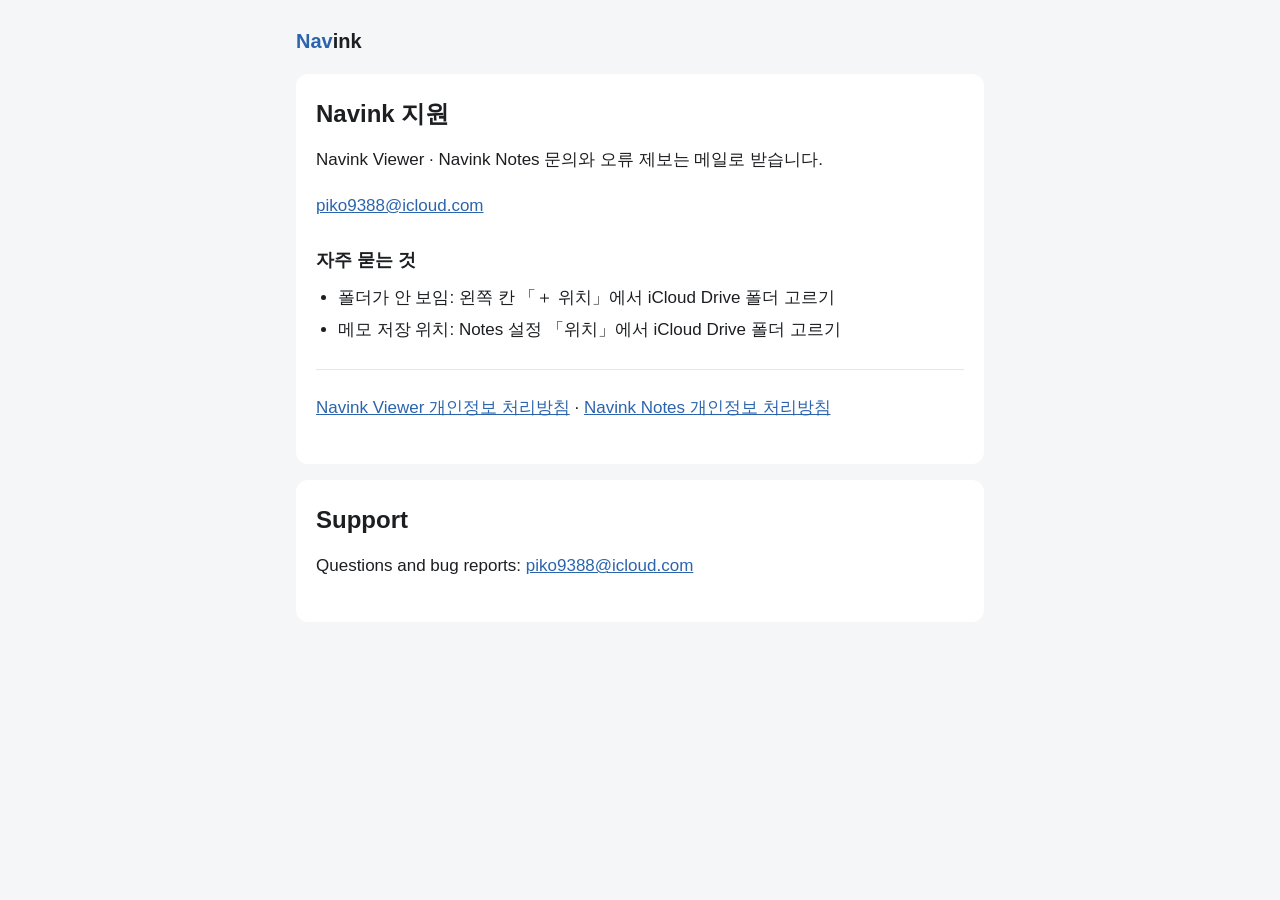
<file: index.html>
<!doctype html><html lang="ko"><head><meta charset="utf-8"><meta name="viewport" content="width=device-width, initial-scale=1"><title>Navink 지원 · Support</title><link rel="stylesheet" href="style.css"></head><body><main><div class="brand"><b>Nav</b>ink</div>
<section lang="ko"><h1>Navink 지원</h1><p>Navink Viewer · Navink Notes 문의와 오류 제보는 메일로 받습니다.</p><p><a href="mailto:piko9388@icloud.com">piko9388@icloud.com</a></p><h2>자주 묻는 것</h2><ul><li>폴더가 안 보임: 왼쪽 칸 「＋ 위치」에서 iCloud Drive 폴더 고르기</li><li>메모 저장 위치: Notes 설정 「위치」에서 iCloud Drive 폴더 고르기</li></ul><hr><p><a href="viewer/privacy.html">Navink Viewer 개인정보 처리방침</a> · <a href="notes/privacy.html">Navink Notes 개인정보 처리방침</a></p></section><section lang="en"><h1>Support</h1><p>Questions and bug reports: <a href="mailto:piko9388@icloud.com">piko9388@icloud.com</a></p></section>
</main></body></html>
</file>
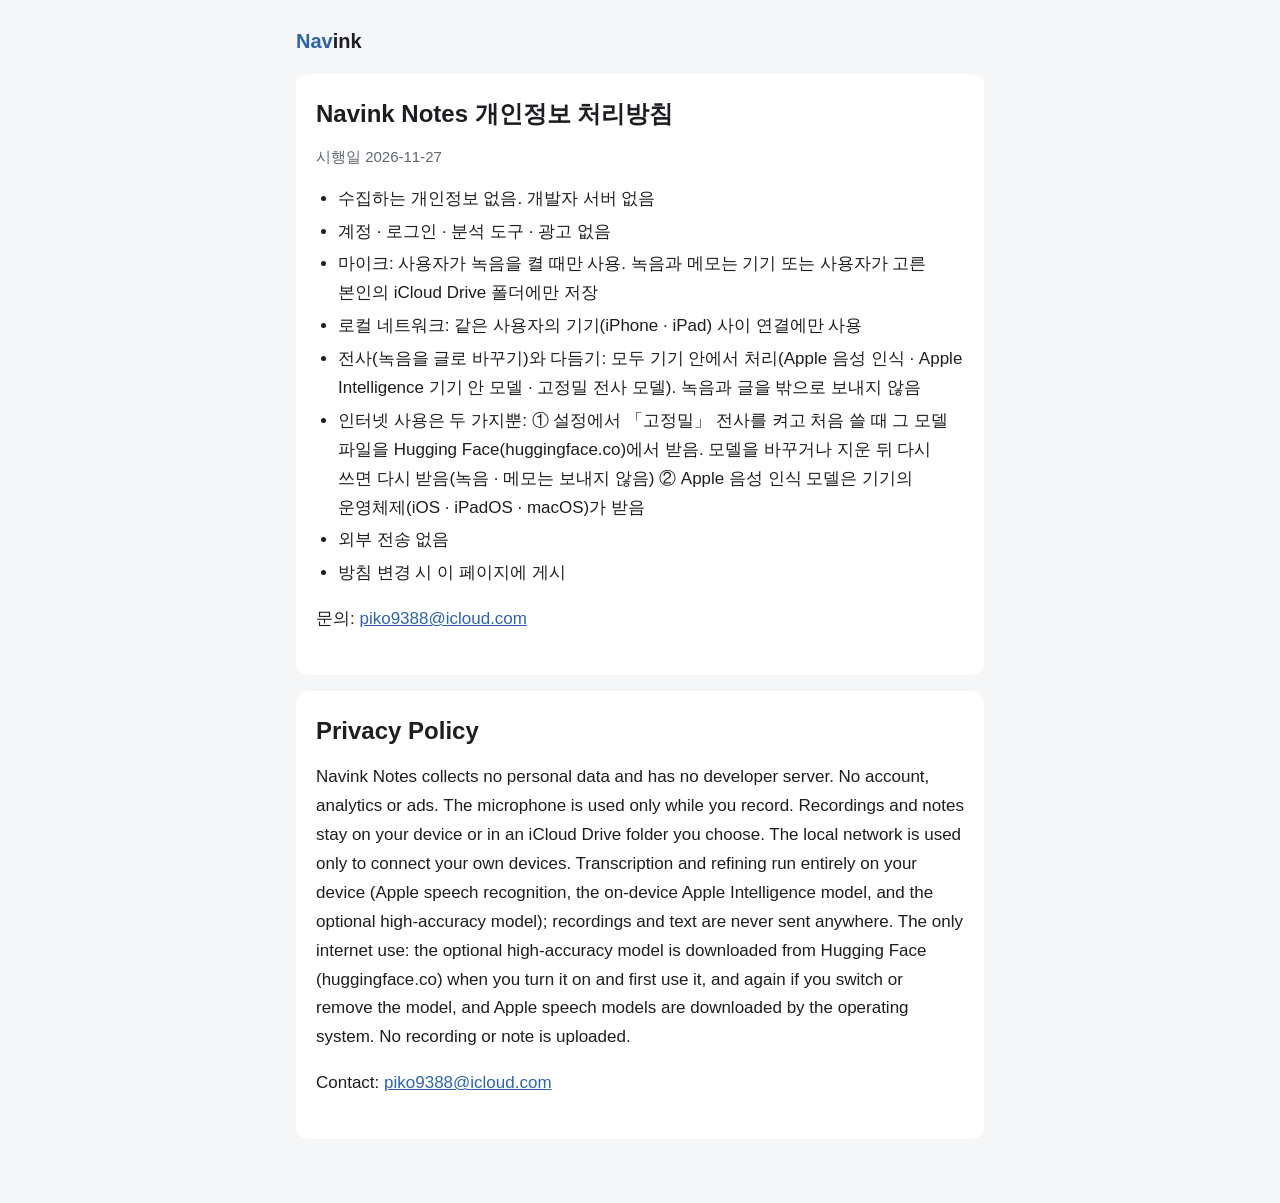
<file: notes/privacy.html>
<!doctype html><html lang="ko"><head><meta charset="utf-8"><meta name="viewport" content="width=device-width, initial-scale=1"><title>Navink Notes 개인정보 처리방침 · Privacy Policy</title><link rel="stylesheet" href="../style.css"></head><body><main><div class="brand"><b>Nav</b>ink</div>
<section lang="ko"><h1>Navink Notes 개인정보 처리방침</h1><p class="meta">시행일 2026-11-27</p><ul><li>수집하는 개인정보 없음. 개발자 서버 없음</li><li>계정 · 로그인 · 분석 도구 · 광고 없음</li><li>마이크: 사용자가 녹음을 켤 때만 사용. 녹음과 메모는 기기 또는 사용자가 고른 본인의 iCloud Drive 폴더에만 저장</li><li>로컬 네트워크: 같은 사용자의 기기(iPhone · iPad) 사이 연결에만 사용</li><li>전사(녹음을 글로 바꾸기)와 다듬기: 모두 기기 안에서 처리(Apple 음성 인식 · Apple Intelligence 기기 안 모델 · 고정밀 전사 모델). 녹음과 글을 밖으로 보내지 않음</li><li>인터넷 사용은 두 가지뿐: ① 설정에서 「고정밀」 전사를 켜고 처음 쓸 때 그 모델 파일을 Hugging Face(huggingface.co)에서 받음. 모델을 바꾸거나 지운 뒤 다시 쓰면 다시 받음(녹음 · 메모는 보내지 않음) ② Apple 음성 인식 모델은 기기의 운영체제(iOS · iPadOS · macOS)가 받음</li><li>외부 전송 없음</li><li>방침 변경 시 이 페이지에 게시</li></ul><p>문의: <a href="mailto:piko9388@icloud.com">piko9388@icloud.com</a></p></section><section lang="en"><h1>Privacy Policy</h1><p>Navink Notes collects no personal data and has no developer server. No account, analytics or ads. The microphone is used only while you record. Recordings and notes stay on your device or in an iCloud Drive folder you choose. The local network is used only to connect your own devices. Transcription and refining run entirely on your device (Apple speech recognition, the on-device Apple Intelligence model, and the optional high-accuracy model); recordings and text are never sent anywhere. The only internet use: the optional high-accuracy model is downloaded from Hugging Face (huggingface.co) when you turn it on and first use it, and again if you switch or remove the model, and Apple speech models are downloaded by the operating system. No recording or note is uploaded.</p><p>Contact: <a href="mailto:piko9388@icloud.com">piko9388@icloud.com</a></p></section>
</main></body></html>
</file>
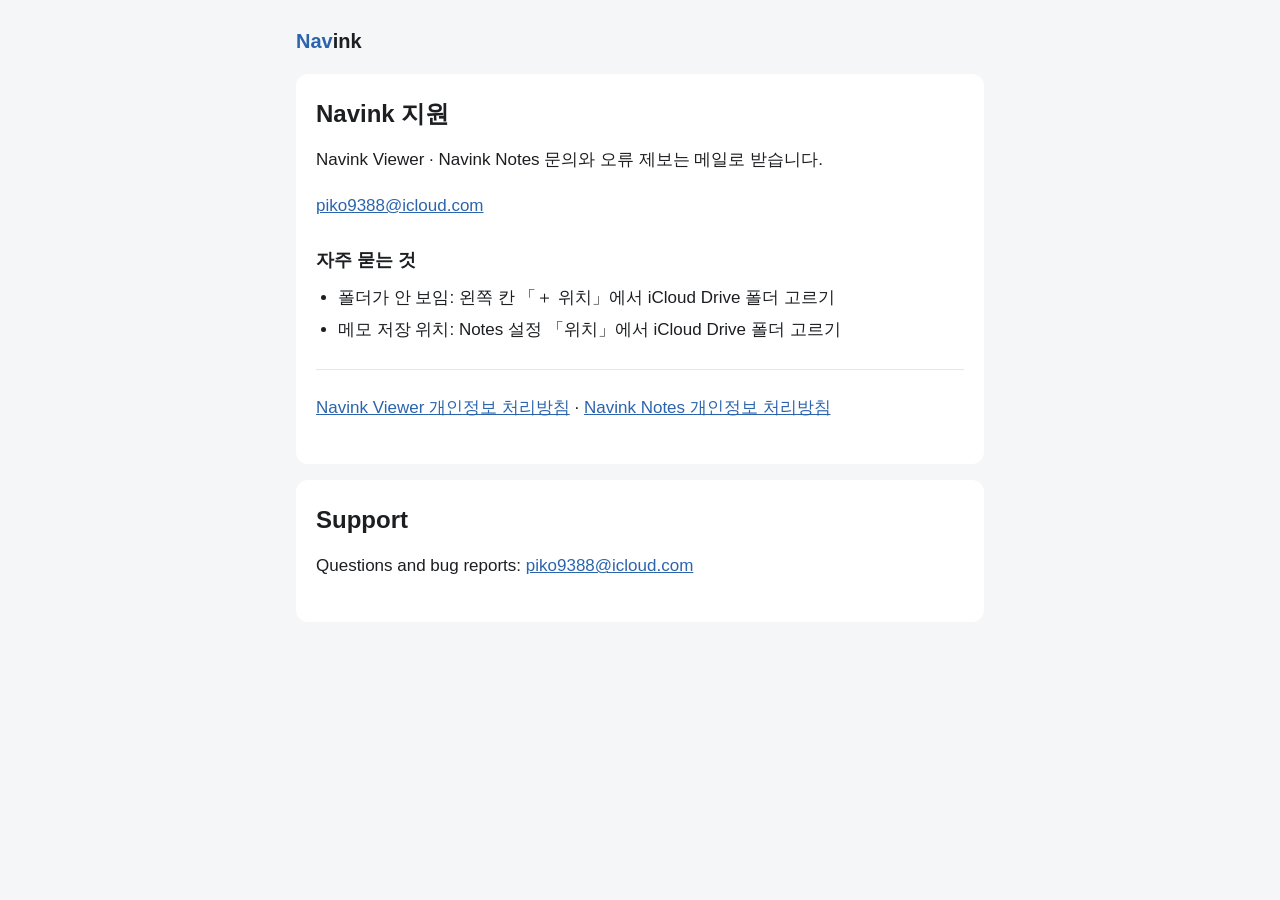
<file: notes/support.html>
<!doctype html><html lang="ko"><head><meta charset="utf-8"><meta name="viewport" content="width=device-width, initial-scale=1"><title>Navink 지원 · Support</title><link rel="stylesheet" href="../style.css"></head><body><main><div class="brand"><b>Nav</b>ink</div>
<section lang="ko"><h1>Navink 지원</h1><p>Navink Viewer · Navink Notes 문의와 오류 제보는 메일로 받습니다.</p><p><a href="mailto:piko9388@icloud.com">piko9388@icloud.com</a></p><h2>자주 묻는 것</h2><ul><li>폴더가 안 보임: 왼쪽 칸 「＋ 위치」에서 iCloud Drive 폴더 고르기</li><li>메모 저장 위치: Notes 설정 「위치」에서 iCloud Drive 폴더 고르기</li></ul><hr><p><a href="../viewer/privacy.html">Navink Viewer 개인정보 처리방침</a> · <a href="../notes/privacy.html">Navink Notes 개인정보 처리방침</a></p></section><section lang="en"><h1>Support</h1><p>Questions and bug reports: <a href="mailto:piko9388@icloud.com">piko9388@icloud.com</a></p></section>
</main></body></html>
</file>
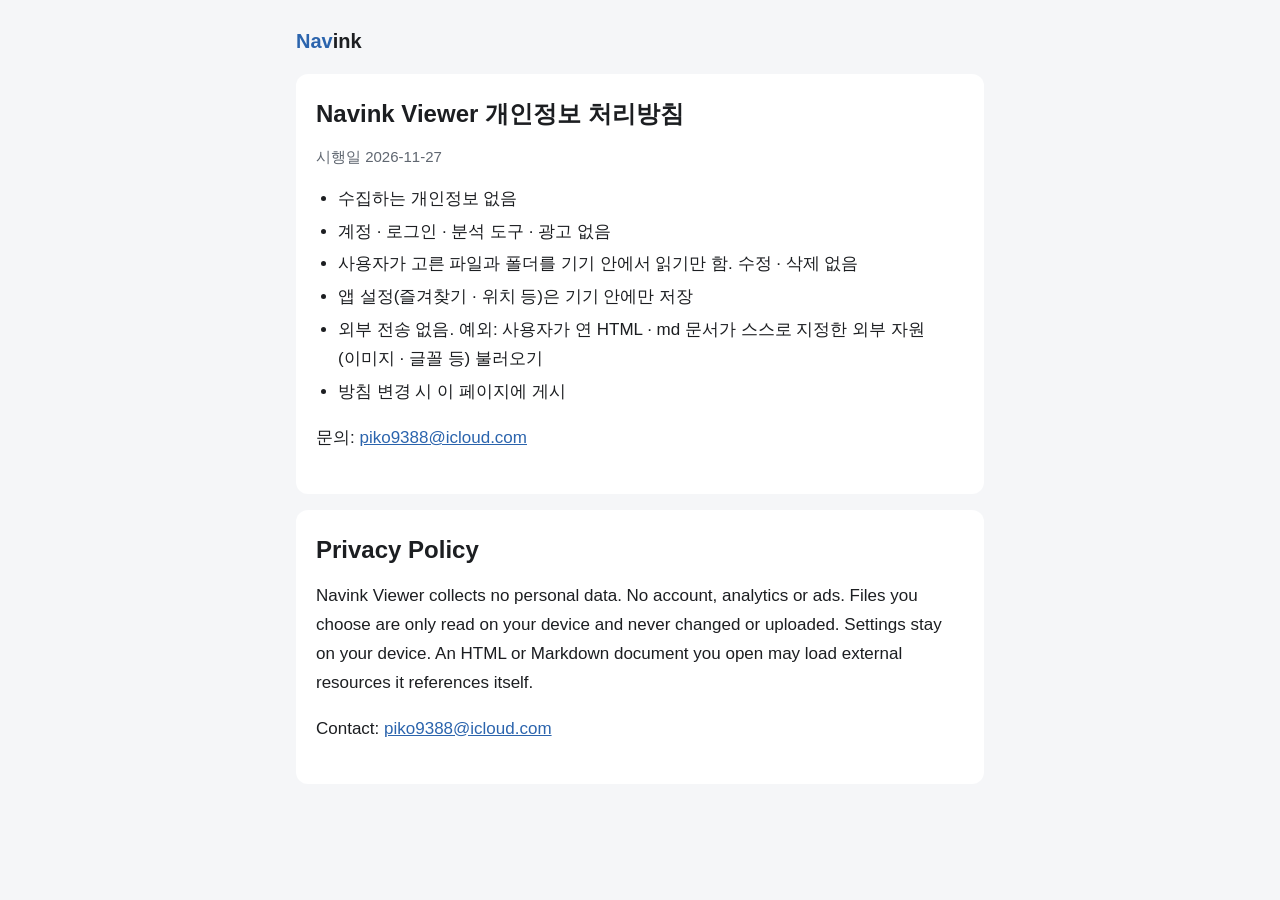
<file: viewer/privacy.html>
<!doctype html><html lang="ko"><head><meta charset="utf-8"><meta name="viewport" content="width=device-width, initial-scale=1"><title>Navink Viewer 개인정보 처리방침 · Privacy Policy</title><link rel="stylesheet" href="../style.css"></head><body><main><div class="brand"><b>Nav</b>ink</div>
<section lang="ko"><h1>Navink Viewer 개인정보 처리방침</h1><p class="meta">시행일 2026-11-27</p><ul><li>수집하는 개인정보 없음</li><li>계정 · 로그인 · 분석 도구 · 광고 없음</li><li>사용자가 고른 파일과 폴더를 기기 안에서 읽기만 함. 수정 · 삭제 없음</li><li>앱 설정(즐겨찾기 · 위치 등)은 기기 안에만 저장</li><li>외부 전송 없음. 예외: 사용자가 연 HTML · md 문서가 스스로 지정한 외부 자원(이미지 · 글꼴 등) 불러오기</li><li>방침 변경 시 이 페이지에 게시</li></ul><p>문의: <a href="mailto:piko9388@icloud.com">piko9388@icloud.com</a></p></section><section lang="en"><h1>Privacy Policy</h1><p>Navink Viewer collects no personal data. No account, analytics or ads. Files you choose are only read on your device and never changed or uploaded. Settings stay on your device. An HTML or Markdown document you open may load external resources it references itself.</p><p>Contact: <a href="mailto:piko9388@icloud.com">piko9388@icloud.com</a></p></section>
</main></body></html>
</file>
<file: style.css>
:root{--bg:#F5F6F8;--card:#FFFFFF;--text:#1C1E21;--sub:#5F6670;--line:#E3E6EA;--accent:#2B64AD}
@media (prefers-color-scheme:dark){:root{--bg:#121418;--card:#1C1F25;--text:#E8EAED;--sub:#A3AAB4;--line:#2B2F36;--accent:#82AAF0}}
*{box-sizing:border-box}html{-webkit-text-size-adjust:100%}
body{margin:0;background:var(--bg);color:var(--text);font-family:-apple-system,BlinkMacSystemFont,"Apple SD Gothic Neo","Malgun Gothic",sans-serif;font-size:17px;line-height:1.7}
main{max-width:720px;margin:0 auto;padding:24px 16px 48px}
.brand{font-weight:800;font-size:20px}.brand b{color:var(--accent)}
section{background:var(--card);border-radius:12px;padding:24px 20px;margin:16px 0}
:lang(ko){word-break:keep-all;overflow-wrap:break-word}
h1{font-size:24px;line-height:1.3;margin:0 0 8px}h2{font-size:18px;margin:24px 0 8px}
ul{padding-left:22px;margin:0 0 12px}li{margin-bottom:4px}.meta{color:var(--sub);font-size:15px}
a{color:var(--accent)}hr{border:0;border-top:1px solid var(--line);margin:24px 0}
</file>
